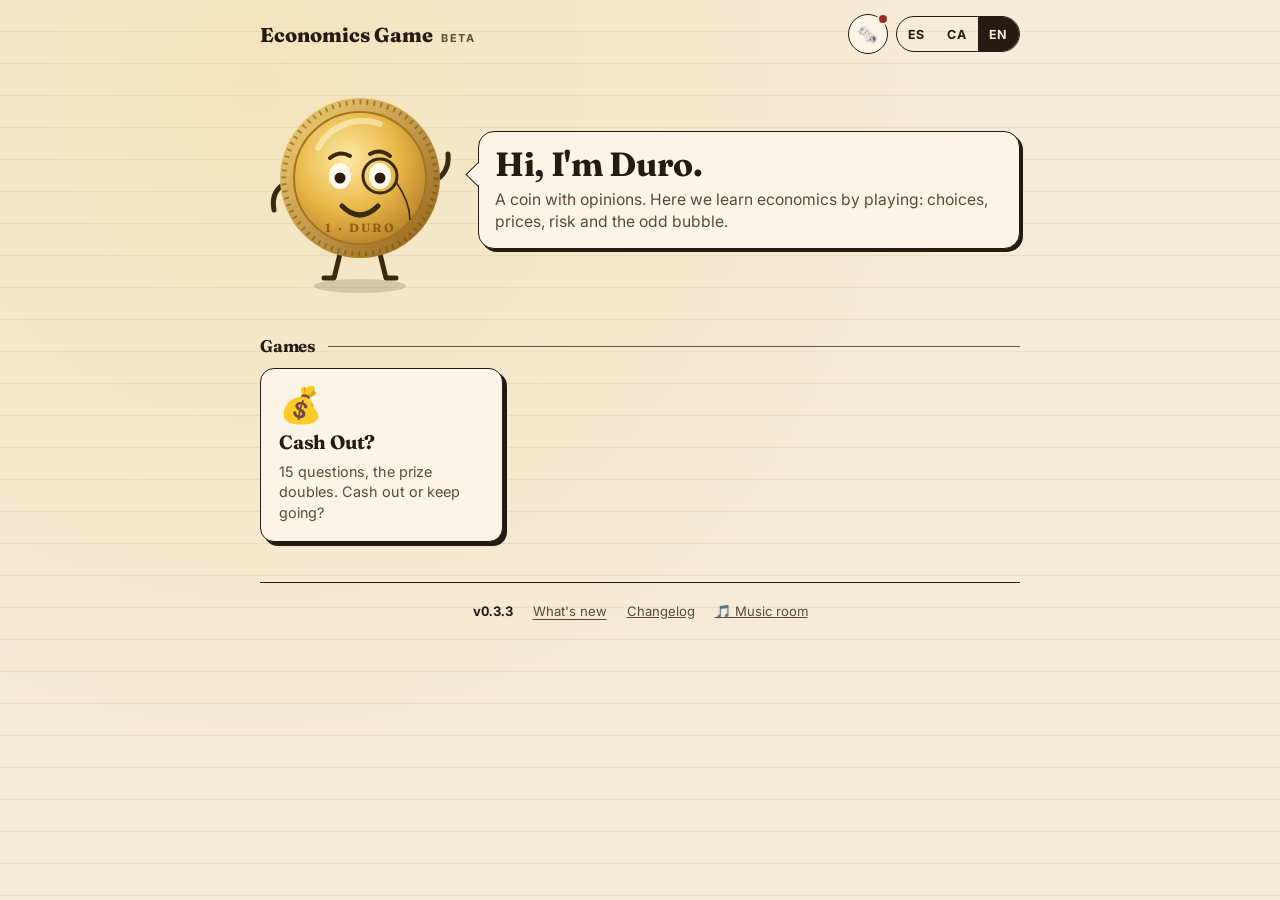
<file: index.html>
<!doctype html>
<html lang="es">
<head>
  <meta charset="utf-8">
  <meta name="viewport" content="width=device-width, initial-scale=1, viewport-fit=cover">
  <title>Economics Game</title>
  <meta name="description" content="Juegos de economía para adultos — economics games (ES / CA / EN).">
  <meta name="theme-color" content="#f5ecd9" media="(prefers-color-scheme: light)">
  <meta name="theme-color" content="#1c1711" media="(prefers-color-scheme: dark)">
  <link rel="manifest" href="manifest.webmanifest">
  <link rel="icon" href="icons/favicon-32.png" sizes="32x32">
  <link rel="apple-touch-icon" href="icons/apple-touch-icon.png">
  <meta name="apple-mobile-web-app-capable" content="yes">
  <meta name="apple-mobile-web-app-status-bar-style" content="default">
  <link rel="preconnect" href="https://fonts.googleapis.com">
  <link rel="preconnect" href="https://fonts.gstatic.com" crossorigin>
  <link href="https://fonts.googleapis.com/css2?family=Fraunces:opsz,wght@9..144,500;9..144,700;9..144,800&family=Inter:wght@400;600;700&display=swap" rel="stylesheet">
  <link rel="stylesheet" href="shared/styles.css">
  <style>
    .top { display: flex; align-items: center; justify-content: space-between; gap: 12px; padding: calc(14px + env(safe-area-inset-top)) 0 6px; }
    .brand { display: flex; align-items: baseline; gap: 8px; text-decoration: none; }
    .brand b { font-family: var(--serif); font-size: 1.25rem; font-weight: 800; }
    .brand small { font-size: .68rem; font-weight: 700; letter-spacing: .14em; text-transform: uppercase; color: var(--ink-soft); }
    .top-actions { display: flex; align-items: center; gap: 8px; }

    .hero { display: grid; grid-template-columns: minmax(110px, 200px) 1fr; align-items: center; gap: 18px; padding: 18px 0 8px; }
    .hero .mascot { width: 100%; max-width: 200px; }
    .bubble {
      position: relative; background: var(--card); border: 1.5px solid var(--ink); border-radius: 16px;
      padding: 14px 16px; box-shadow: 3px 3px 0 var(--ink); font-size: .98rem; line-height: 1.45;
    }
    .bubble::before {
      content: ''; position: absolute; left: -10px; top: 34px; width: 16px; height: 16px; background: var(--card);
      border-left: 1.5px solid var(--ink); border-bottom: 1.5px solid var(--ink); transform: rotate(45deg);
    }
    .bubble h1 { font-size: clamp(1.45rem, 5vw, 2.1rem); line-height: 1.1; margin-bottom: 6px; }
    .bubble p { margin: 0; color: var(--ink-soft); }

    .section-title { display: flex; align-items: center; gap: 12px; margin: 26px 0 12px; font-family: var(--serif); font-size: 1.05rem; }
    .section-title::after { content: ''; flex: 1; border-top: 1.5px solid var(--ink); opacity: .7; }

    .grid { display: grid; grid-template-columns: repeat(auto-fill, minmax(min(100%, 220px), 1fr)); gap: 16px; }
    .card {
      position: relative; display: flex; flex-direction: column; gap: 8px; min-height: 170px; padding: 18px;
      background: var(--card); border: 1.5px solid var(--ink); border-radius: var(--radius); box-shadow: 4px 4px 0 var(--ink);
      text-decoration: none; color: inherit; overflow: hidden; cursor: pointer; text-align: left;
      transition: transform .15s ease, box-shadow .15s ease;
    }
    .card:hover { transform: translate(-2px, -2px) rotate(-.4deg); box-shadow: 6px 6px 0 var(--ink); }
    .card .icon { font-size: 2.2rem; line-height: 1; }
    .card h3 { font-size: 1.2rem; }
    .card p { margin: 0; color: var(--ink-soft); font-size: .9rem; line-height: 1.4; }
    .card.soon { background: repeating-linear-gradient(-45deg, var(--card) 0 14px, var(--paper-2) 14px 28px); }
    .card.soon .icon { filter: grayscale(.5); opacity: .75; }
    .stamp {
      position: absolute; right: 12px; top: 16px; transform: rotate(9deg);
      font-family: var(--serif); font-weight: 800; font-size: .75rem; letter-spacing: .14em; text-transform: uppercase;
      color: var(--red-ink); border: 2.5px solid var(--red-ink); border-radius: 6px; padding: 4px 8px; opacity: .85;
      mix-blend-mode: multiply;
    }
    @media (prefers-color-scheme: dark) { .stamp { mix-blend-mode: normal; } }
    .card.soon:hover .stamp { animation: stamp .4s ease; }
    @keyframes stamp { 0% { transform: rotate(9deg) scale(1); } 40% { transform: rotate(9deg) scale(1.25); } 100% { transform: rotate(9deg) scale(1); } }

    .install {
      display: none; align-items: center; gap: 12px; margin-top: 22px; padding: 12px 14px;
      border: 1.5px dashed var(--ink); border-radius: var(--radius); background: color-mix(in srgb, var(--gold-soft) 35%, var(--card));
    }
    .install.show { display: flex; }
    .install p { margin: 0; flex: 1; font-size: .9rem; line-height: 1.35; }

    footer { margin-top: 40px; padding: 16px 0 calc(22px + env(safe-area-inset-bottom)); border-top: 1.5px solid var(--ink); font-size: .82rem; color: var(--ink-soft); }
    footer .row { display: flex; flex-wrap: wrap; align-items: center; justify-content: center; gap: 8px 20px; }
    footer button { background: none; border: 0; padding: 4px 0; cursor: pointer; text-decoration: underline; text-underline-offset: 3px; color: inherit; }
    footer .version { font-variant-numeric: tabular-nums; font-weight: 700; color: var(--ink); }

    .news { list-style: none; margin: 0; padding: 0; }
    .news li { display: grid; grid-template-columns: 34px 1fr; gap: 10px; padding: 14px 0; border-bottom: 1px dashed var(--rule); }
    .news li:last-child { border-bottom: 0; }
    .news .e { font-size: 1.5rem; line-height: 1; }
    .news .meta { font-size: .72rem; font-weight: 700; letter-spacing: .08em; text-transform: uppercase; color: var(--gold); }
    .news p { margin: 4px 0 0; line-height: 1.45; }
    .sheet-foot { margin-top: 10px; font-size: .85rem; }

    @media (max-width: 420px) {
      .hero { grid-template-columns: 104px 1fr; gap: 14px; }
      .bubble { padding: 12px 13px; font-size: .92rem; }
      .bubble::before { top: 26px; }
      .brand small { display: none; }
      .brand b { font-size: 1.05rem; }
      .top-actions { gap: 6px; }
      .lang-switch button { padding: 6px 8px; }
    }
  </style>
</head>
<body>
  <div class="wrap">
    <header class="top">
      <a class="brand" href="./"><b data-i18n="title">Economics Game</b><small data-i18n="kicker">beta</small></a>
      <div class="top-actions">
        <button class="icon-btn" id="news-btn" type="button" data-i18n-aria="whatsNew">🗞️</button>
        <div id="lang"></div>
      </div>
    </header>

    <section class="hero">
      <div class="rise" style="--i:0"><div class="mascot" data-host id="mascot"></div></div>
      <div class="bubble rise" style="--i:1">
        <h1 data-i18n="hello"></h1>
        <p data-i18n="intro"></p>
      </div>
    </section>

    <div class="install" id="install">
      <span style="font-size:1.6rem">📲</span>
      <p id="install-text"></p>
      <button class="btn gold" id="install-btn" type="button" data-i18n="install"></button>
    </div>

    <h2 class="section-title rise" style="--i:2" data-i18n="games"></h2>
    <div class="grid" id="grid"></div>

    <footer>
      <div class="row">
        <span class="version" id="version"></span>
        <button type="button" id="news-link" data-i18n="whatsNew"></button>
        <a id="changelog-link" target="_blank" rel="noopener" data-i18n="changelog"></a>
        <a href="music/" data-i18n="music"></a>
      </div>
    </footer>
  </div>

  <dialog class="sheet" id="news-sheet" aria-labelledby="news-title">
    <div class="sheet-head">
      <h2 id="news-title" data-i18n="whatsNew"></h2>
      <button class="icon-btn" type="button" id="news-close" data-i18n-aria="close">✕</button>
    </div>
    <div class="sheet-body">
      <ul class="news" id="news-list"></ul>
      <p class="sheet-foot"><a id="changelog-link-2" target="_blank" rel="noopener" data-i18n="fullChangelog"></a></p>
    </div>
  </dialog>

  <script src="games.js"></script>
  <script src="news.js"></script>
  <script src="shared/app.js"></script>
  <script>
    const E = window.Eco;
    E.dict({
      title: { es: 'Juego de Economía', ca: "Joc d'Economia", en: 'Economics Game' },
      docTitle: { es: 'Juego de Economía', ca: "Joc d'Economia", en: 'Economics Game' },
      kicker: { es: 'beta', ca: 'beta', en: 'beta' },
      hello: { es: 'Hola, soy Duro.', ca: 'Hola, sóc en Duro.', en: "Hi, I'm Duro." },
      intro: {
        es: 'Una moneda con opiniones. Aquí aprenderemos economía jugando: decisiones, precios, riesgos y alguna que otra burbuja.',
        ca: 'Una moneda amb opinions. Aquí aprendrem economia jugant: decisions, preus, riscos i alguna bombolla.',
        en: 'A coin with opinions. Here we learn economics by playing: choices, prices, risk and the odd bubble.',
      },
      games: { es: 'Juegos', ca: 'Jocs', en: 'Games' },
      whatsNew: { es: 'Novedades', ca: 'Novetats', en: "What's new" },
      changelog: { es: 'Registro de cambios', ca: 'Registre de canvis', en: 'Changelog' },
      fullChangelog: { es: 'Ver el registro técnico completo →', ca: 'Veure el registre tècnic complet →', en: 'See the full technical changelog →' },
      music: { es: '🎵 Sala de música', ca: '🎵 Sala de música', en: '🎵 Music room' },
      close: { es: 'Cerrar', ca: 'Tancar', en: 'Close' },
      install: { es: 'Instalar', ca: 'Instal·lar', en: 'Install' },
      installText: { es: 'Instálalo como app: abre más rápido y funciona sin conexión.', ca: "Instal·la-ho com a app: s'obre més ràpid i funciona sense connexió.", en: 'Install it as an app: opens faster and works offline.' },
      installIOS: { es: 'En iPhone: Compartir → «Añadir a pantalla de inicio».', ca: "A l'iPhone: Compartir → «Afegir a la pantalla d'inici».", en: 'On iPhone: Share → “Add to Home Screen”.' },
      soonTap: { es: 'Todavía en la ceca. ¡Paciencia!', ca: 'Encara a la seca. Paciència!', en: 'Still at the mint. Patience!' },
      updated: { es: 'Actualizado a la versión', ca: 'Actualitzat a la versió', en: 'Updated to version' },
      soonStamp: { es: 'Próximamente', ca: 'Aviat', en: 'Coming soon' },
    });

    // Mascot
    const mascot = document.getElementById('mascot');
    mascot.innerHTML = E.mascotSVG('happy');
    E.initHosts();
    E.langSwitch(document.getElementById('lang'));

    // Games grid
    const grid = document.getElementById('grid');
    let firstGrid = true;
    function renderGrid() {
      const rise = firstGrid ? 'rise' : '';
      firstGrid = false;
      grid.innerHTML = window.ECO_GAMES.map((g, i) => {
        const inner = `<span class="icon">${g.icon}</span><h3>${E.t(g.name)}</h3><p>${E.t(g.tagline)}</p>`;
        return g.status === 'live'
          ? `<a class="card ${rise}" style="--i:${i + 3}" href="${g.path}">${inner}</a>`
          : `<button type="button" class="card soon ${rise}" style="--i:${i + 3}" data-soon>${inner}<span class="stamp">${E.t('soonStamp')}</span></button>`;
      }).join('');
    }
    renderGrid();
    E.settle(grid);
    grid.addEventListener('click', (e) => {
      if (!e.target.closest('[data-soon]')) return;
      E.react(mascot, 'wobble');
      E.toast('🪙 ' + E.t('soonTap'));
    });

    // Footer: version + changelog
    document.getElementById('version').textContent = 'v' + E.VERSION;
    const changelogURL = E.REPO + '/blob/main/CHANGELOG.md';
    document.getElementById('changelog-link').href = changelogURL;
    document.getElementById('changelog-link-2').href = changelogURL;

    // What's new
    const news = window.ECO_NEWS || [];
    const newsBtn = document.getElementById('news-btn');
    const sheet = document.getElementById('news-sheet');
    const latestId = news.reduce((m, n) => Math.max(m, n.id), 0);
    function renderNews() {
      document.getElementById('news-list').innerHTML = news.map((n) => `
        <li><span class="e">${n.emoji}</span><div>
          <div class="meta">v${n.version} · ${new Date(n.date + 'T12:00').toLocaleDateString(E.lang, { day: 'numeric', month: 'short', year: 'numeric' })}</div>
          <p>${E.t(n.text)}</p></div></li>`).join('');
    }
    function renderDot() {
      newsBtn.querySelector('.dot')?.remove();
      if (latestId > E.store.get('newsSeen', 0)) newsBtn.insertAdjacentHTML('beforeend', '<span class="dot"></span>');
    }
    function openNews() {
      renderNews();
      sheet.showModal();
      E.store.set('newsSeen', latestId);
      renderDot();
    }
    newsBtn.addEventListener('click', openNews);
    document.getElementById('news-link').addEventListener('click', openNews);
    document.getElementById('news-close').addEventListener('click', () => sheet.close());
    sheet.addEventListener('click', (e) => { if (e.target === sheet) sheet.close(); });
    renderDot();

    // Install
    const install = document.getElementById('install');
    const installText = document.getElementById('install-text');
    const installBtn = document.getElementById('install-btn');
    function renderInstall() {
      if (E.isStandalone()) { install.classList.remove('show'); return; }
      if (E.canInstall()) {
        installText.textContent = E.t('installText'); installBtn.hidden = false; install.classList.add('show');
      } else if (E.isIOS()) {
        installText.textContent = E.t('installIOS'); installBtn.hidden = true; install.classList.add('show');
      } else install.classList.remove('show');
    }
    E.onInstallable(renderInstall);
    installBtn.addEventListener('click', () => E.install());
    renderInstall();

    E.onLang(() => { renderGrid(); renderInstall(); if (sheet.open) renderNews(); });

    // Just updated? Say so once.
    if (E.consumeJustUpdated()) {
      setTimeout(() => { E.react(mascot, 'flip'); E.toast(`✨ ${E.t('updated')} ${E.VERSION}`); }, 700);
    }
  </script>
</body>
</html>
</file>
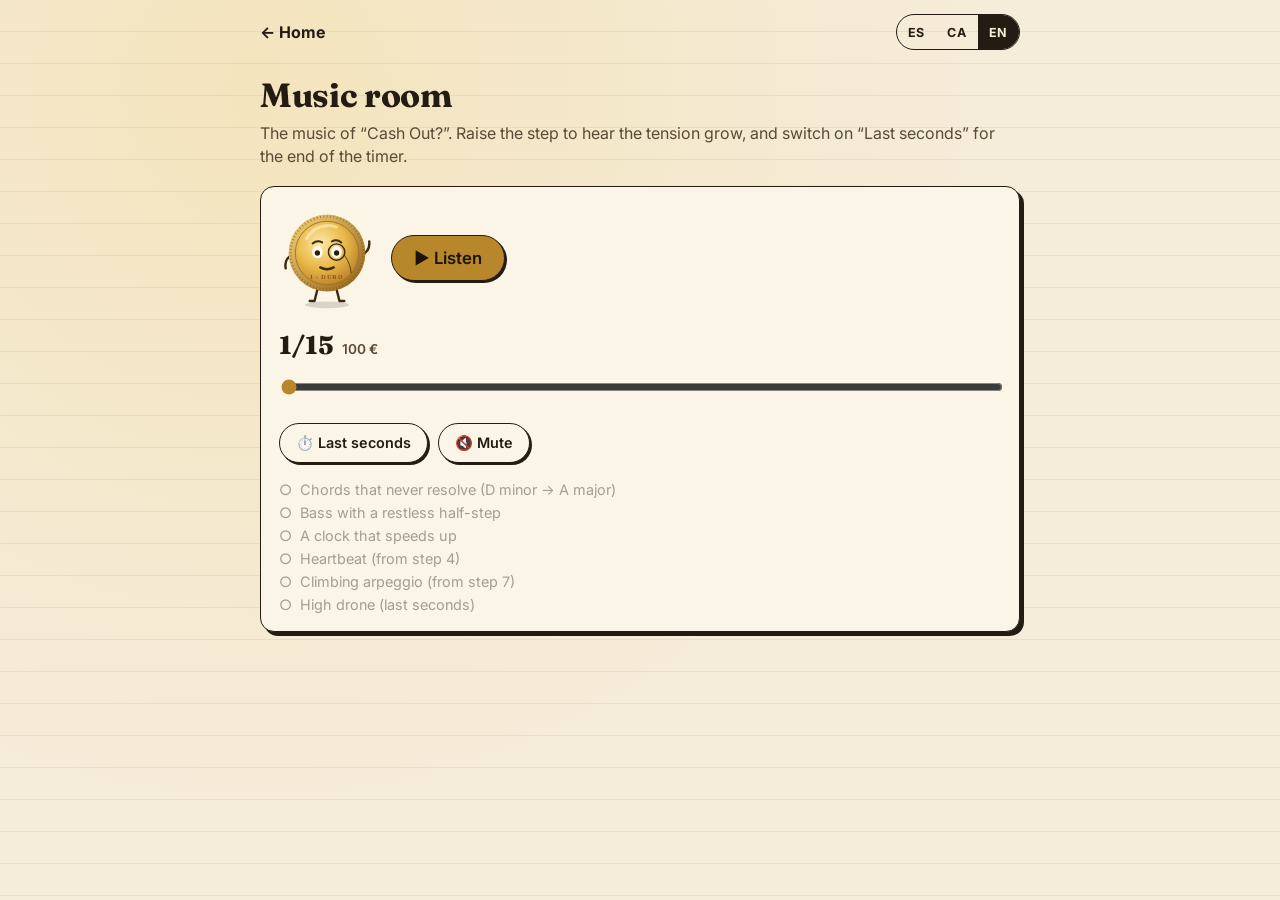
<file: music/index.html>
<!doctype html>
<html lang="es">
<head>
  <meta charset="utf-8">
  <meta name="viewport" content="width=device-width, initial-scale=1, viewport-fit=cover">
  <title>Music Room</title>
  <meta name="theme-color" content="#f5ecd9" media="(prefers-color-scheme: light)">
  <meta name="theme-color" content="#1c1711" media="(prefers-color-scheme: dark)">
  <link rel="manifest" href="../manifest.webmanifest">
  <link rel="icon" href="../icons/favicon-32.png" sizes="32x32">
  <link rel="preconnect" href="https://fonts.googleapis.com">
  <link rel="preconnect" href="https://fonts.gstatic.com" crossorigin>
  <link href="https://fonts.googleapis.com/css2?family=Fraunces:opsz,wght@9..144,500;9..144,700;9..144,800&family=Inter:wght@400;600;700&display=swap" rel="stylesheet">
  <link rel="stylesheet" href="../shared/styles.css">
  <style>
    .top { display: flex; align-items: center; justify-content: space-between; gap: 12px; padding: calc(14px + env(safe-area-inset-top)) 0 6px; }
    .top a { font-weight: 700; text-decoration: none; }
    h1 { font-size: clamp(1.5rem, 6vw, 2.1rem); margin: 18px 0 6px; }
    .lead { color: var(--ink-soft); margin: 0 0 18px; line-height: 1.45; }
    .panel { background: var(--card); border: 1.5px solid var(--ink); border-radius: var(--radius); box-shadow: 4px 4px 0 var(--ink); padding: 18px; display: grid; gap: 18px; }
    .stage { display: grid; grid-template-columns: 96px 1fr; gap: 16px; align-items: center; }
    .stage [data-host] { width: 96px; }
    .play { font-size: 1.05rem; padding: 12px 22px; white-space: nowrap; }
    label.row { display: grid; gap: 8px; font-weight: 600; }
    .step-out { font-family: var(--serif); font-size: 1.6rem; font-weight: 800; }
    .step-out small { font-family: var(--sans); font-size: .85rem; font-weight: 600; color: var(--ink-soft); margin-left: 8px; }
    input[type=range] { width: 100%; accent-color: var(--gold); height: 32px; }
    .toggles { display: flex; flex-wrap: wrap; gap: 10px; }
    .btn[aria-pressed="true"] { background: var(--red-ink); color: #fff; }
    .btn.mute[aria-pressed="true"] { background: var(--ink); color: var(--paper); }
    .layers { margin: 0; padding: 0; list-style: none; display: grid; gap: 6px; font-size: .9rem; }
    .layers li { display: flex; gap: 8px; align-items: center; opacity: .4; transition: opacity .3s; }
    .layers li.on { opacity: 1; }
    .layers li::before { content: '○'; }
    .layers li.on::before { content: '●'; color: var(--gold); }
    [data-host].beat { animation: beat .18s ease-out; }
    @keyframes beat { 50% { transform: scale(1.06); } }
  </style>
</head>
<body>
  <div class="wrap">
    <header class="top">
      <a href="../" data-i18n="back">← Inicio</a>
      <div id="lang"></div>
    </header>

    <h1 data-i18n="title"></h1>
    <p class="lead" data-i18n="lead"></p>

    <div class="panel">
      <div class="stage">
        <div data-host id="duro"></div>
        <div><button class="btn gold play" id="play" type="button"></button></div>
      </div>

      <label class="row">
        <span class="step-out"><span id="step-n">1</span>/15<small id="prize"></small></span>
        <input type="range" id="step" min="1" max="15" value="1" data-i18n-aria="stepAria">
      </label>

      <div class="toggles">
        <button class="btn" id="danger" type="button" aria-pressed="false" data-i18n="danger"></button>
        <button class="btn mute" id="mute" type="button" aria-pressed="false" data-i18n="mute"></button>
      </div>

      <ul class="layers" id="layers"></ul>
    </div>
  </div>

  <script src="../shared/app.js"></script>
  <script src="../shared/audio.js"></script>
  <script>
    const E = window.Eco, A = window.EcoAudio;
    E.dict({
      back: { es: '← Inicio', ca: '← Inici', en: '← Home' },
      title: { es: 'Sala de música', ca: 'Sala de música', en: 'Music room' },
      docTitle: { es: 'Sala de música · Juego de Economía', ca: "Sala de música · Joc d'Economia", en: 'Music room · Economics Game' },
      lead: {
        es: 'La música de «¿Te lo llevas?». Sube el escalón para oír cómo crece la tensión, y activa «Últimos segundos» para el final del reloj.',
        ca: 'La música de «T\'ho emportes?». Puja l\'esglaó per sentir com creix la tensió, i activa «Últims segons» per al final del rellotge.',
        en: 'The music of “Cash Out?”. Raise the step to hear the tension grow, and switch on “Last seconds” for the end of the timer.',
      },
      play: { es: '▶ Escuchar', ca: '▶ Escoltar', en: '▶ Listen' },
      stop: { es: '■ Parar', ca: '■ Aturar', en: '■ Stop' },
      danger: { es: '⏱️ Últimos segundos', ca: '⏱️ Últims segons', en: '⏱️ Last seconds' },
      mute: { es: '🔇 Silencio', ca: '🔇 Silenci', en: '🔇 Mute' },
      stepAria: { es: 'Escalón', ca: 'Esglaó', en: 'Step' },
      lPad: { es: 'Acordes que nunca resuelven (re menor → la mayor)', ca: 'Acords que mai no resolen (re menor → la major)', en: 'Chords that never resolve (D minor → A major)' },
      lBass: { es: 'Bajo con medio tono inquieto', ca: 'Baix amb un mig to inquiet', en: 'Bass with a restless half-step' },
      lTick: { es: 'Reloj que acelera', ca: 'Rellotge que accelera', en: 'A clock that speeds up' },
      lHeart: { es: 'Latido (desde el escalón 4)', ca: 'Batec (des de l\'esglaó 4)', en: 'Heartbeat (from step 4)' },
      lArp: { es: 'Arpegio que sube (desde el escalón 7)', ca: 'Arpegi que puja (des de l\'esglaó 7)', en: 'Climbing arpeggio (from step 7)' },
      lDrone: { es: 'Zumbido agudo (últimos segundos)', ca: 'Brunzit agut (últims segons)', en: 'High drone (last seconds)' },
    });
    E.langSwitch(document.getElementById('lang'));

    const duro = document.getElementById('duro');
    duro.innerHTML = E.mascotSVG();
    E.initHosts();

    const playBtn = document.getElementById('play');
    const stepEl = document.getElementById('step');
    const dangerBtn = document.getElementById('danger');
    const muteBtn = document.getElementById('mute');
    const fmt = (n) => (100 * 2 ** (n - 1)).toLocaleString(E.lang) + ' €';

    function intensity() { return (stepEl.value - 1) / 14; }
    function render() {
      playBtn.textContent = E.t(A.music.playing ? 'stop' : 'play');
      document.getElementById('step-n').textContent = stepEl.value;
      document.getElementById('prize').textContent = fmt(+stepEl.value);
      muteBtn.setAttribute('aria-pressed', A.muted);
      dangerBtn.setAttribute('aria-pressed', A.music.danger);
      const x = intensity(), d = A.music.danger;
      const layers = [['lPad', true], ['lBass', true], ['lTick', true], ['lHeart', x > 0.2 || d], ['lArp', x > 0.4], ['lDrone', d]];
      document.getElementById('layers').innerHTML = layers.map(([k, on]) => `<li class="${on && A.music.playing ? 'on' : ''}">${E.t(k)}</li>`).join('');
    }

    playBtn.addEventListener('click', () => {
      if (A.music.playing) A.music.stop(); else { A.music.setIntensity(intensity()); A.music.start(); E.react(duro, 'hop'); }
      render();
    });
    stepEl.addEventListener('input', () => { A.music.setIntensity(intensity()); render(); });
    dangerBtn.addEventListener('click', () => {
      A.music.setDanger(!A.music.danger);
      if (A.music.danger) E.react(duro, 'wobble');
      render();
    });
    muteBtn.addEventListener('click', () => { A.setMuted(!A.muted); render(); });
    E.onLang(render);
    render();
  </script>
</body>
</html>
</file>
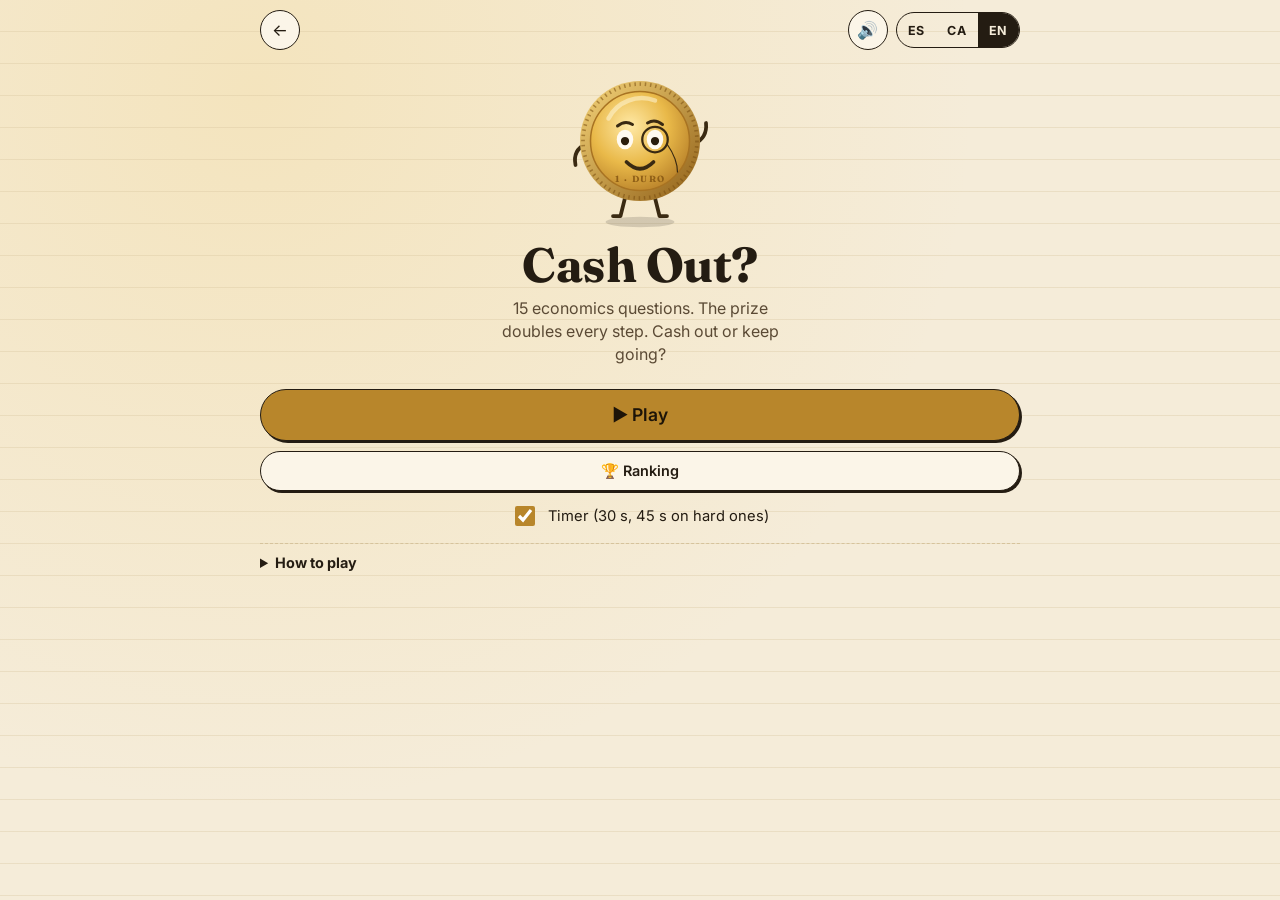
<file: games/quiz/index.html>
<!doctype html>
<html lang="es">
<head>
  <meta charset="utf-8">
  <meta name="viewport" content="width=device-width, initial-scale=1, viewport-fit=cover">
  <title>¿Te lo llevas?</title>
  <meta name="description" content="Quiz de economía: 15 escalones, ¿te lo llevas o sigues?">
  <meta name="theme-color" content="#f5ecd9" media="(prefers-color-scheme: light)">
  <meta name="theme-color" content="#1c1711" media="(prefers-color-scheme: dark)">
  <link rel="manifest" href="../../manifest.webmanifest">
  <link rel="icon" href="../../icons/favicon-32.png" sizes="32x32">
  <link rel="apple-touch-icon" href="../../icons/apple-touch-icon.png">
  <link rel="preconnect" href="https://fonts.googleapis.com">
  <link rel="preconnect" href="https://fonts.gstatic.com" crossorigin>
  <link href="https://fonts.googleapis.com/css2?family=Fraunces:opsz,wght@9..144,500;9..144,700;9..144,800&family=Inter:wght@400;600;700&display=swap" rel="stylesheet">
  <link rel="stylesheet" href="../../shared/styles.css">
  <link rel="stylesheet" href="quiz.css">
</head>
<body>
  <div class="wrap quiz">
    <!-- START -->
    <section class="screen" id="s-start">
      <header class="bar">
        <a class="icon-btn" href="../../" data-i18n-aria="home">←</a>
        <div class="bar-right">
          <button class="icon-btn" type="button" id="sound-btn" data-i18n-aria="sound"></button>
          <div id="lang"></div>
        </div>
      </header>
      <div class="start-hero">
        <div class="start-duro" data-host id="duro-start"></div>
        <h1 data-i18n="title"></h1>
        <p class="start-lead" data-i18n="lead"></p>
      </div>
      <div class="challenge" id="challenge" hidden></div>
      <div class="start-actions">
        <button class="btn gold big" type="button" id="play-btn" data-i18n="play"></button>
        <button class="btn" type="button" id="rank-btn" data-i18n="ranking"></button>
      </div>
      <label class="switch">
        <input type="checkbox" id="timer-opt" checked>
        <span data-i18n="timerOpt"></span>
      </label>
      <p class="fine" id="timer-note" data-i18n="timerNote" hidden></p>
      <details class="rules">
        <summary data-i18n="howTo"></summary>
        <ul>
          <li data-i18n="r1"></li>
          <li data-i18n="r2"></li>
          <li data-i18n="r3"></li>
          <li data-i18n="r4"></li>
        </ul>
      </details>
    </section>

    <!-- QUESTION -->
    <section class="screen" id="s-play" hidden>
      <header class="bar">
        <button class="icon-btn" type="button" id="quit-btn" data-i18n-aria="quit">✕</button>
        <div class="stake">
          <span class="stake-step" id="stake-step"></span>
          <b class="stake-prize" id="stake-prize"></b>
        </div>
        <button class="icon-btn" type="button" id="sound-btn-2" data-i18n-aria="sound"></button>
      </header>
      <ol class="ladder" id="ladder" aria-hidden="true"></ol>
      <div class="timer" id="timer" hidden><span id="timer-fill"></span><b id="timer-num"></b></div>
      <div class="qcard">
        <div class="qmeta"><span class="chip" id="q-cat"></span><span class="mini-duro" data-host id="duro-play"></span></div>
        <p class="qtext" id="q-text"></p>
      </div>
      <div class="answers" id="answers"></div>
      <div class="tools">
        <div class="lifelines">
          <button class="life" type="button" id="ll-5050"><span>50:50</span></button>
          <button class="life" type="button" id="ll-duro" data-i18n-aria="llDuro"><span>🪙</span></button>
          <button class="life" type="button" id="ll-market" data-i18n-aria="llMarket"><span>📊</span></button>
        </div>
        <button class="btn cash" type="button" id="cash-btn"></button>
      </div>
    </section>

    <!-- END -->
    <section class="screen" id="s-end" hidden>
      <div class="end-hero">
        <div class="end-duro" data-host id="duro-end"></div>
        <p class="end-kicker" id="end-kicker"></p>
        <p class="end-prize" id="end-prize"></p>
        <p class="end-sub" id="end-sub"></p>
      </div>
      <form class="name-form" id="name-form" autocomplete="off">
        <label for="name-in" data-i18n="yourName"></label>
        <div class="name-row">
          <input id="name-in" maxlength="16" required enterkeyhint="done">
          <button class="btn gold" type="submit" data-i18n="saveShare"></button>
        </div>
        <p class="fine" id="unranked" data-i18n="unranked" hidden></p>
      </form>
      <div class="end-actions">
        <button class="btn" type="button" id="again-btn" data-i18n="again"></button>
        <button class="btn" type="button" id="end-rank-btn" data-i18n="ranking"></button>
        <a class="btn" href="../../" data-i18n="home"></a>
      </div>
    </section>
  </div>

  <!-- Duro's hint: floats over the screen, tap to close -->
  <button type="button" class="bubble-hint" id="hint" hidden></button>

  <!-- Explanation sheet -->
  <div class="reveal" id="reveal" hidden>
    <div class="reveal-box">
      <p class="reveal-title" id="reveal-title"></p>
      <p class="reveal-why" id="reveal-why"></p>
      <p class="reveal-tag" id="reveal-tag"></p>
      <button class="btn gold big" type="button" id="next-btn"></button>
    </div>
  </div>

  <!-- Ranking -->
  <dialog class="sheet" id="rank-sheet" aria-labelledby="rank-title">
    <div class="sheet-head">
      <h2 id="rank-title" data-i18n="ranking"></h2>
      <button class="icon-btn" type="button" id="rank-close" data-i18n-aria="close">✕</button>
    </div>
    <div class="sheet-body"><ol class="rank" id="rank-list"></ol></div>
  </dialog>

  <!-- Quit confirm -->
  <dialog class="sheet small" id="quit-sheet">
    <div class="sheet-body">
      <p class="quit-q" data-i18n="quitQ"></p>
      <div class="end-actions">
        <button class="btn" type="button" id="quit-no" data-i18n="quitNo"></button>
        <button class="btn danger" type="button" id="quit-yes" data-i18n="quitYes"></button>
      </div>
    </div>
  </dialog>

  <script src="questions-a.js"></script>
  <script src="questions-b.js"></script>
  <script src="questions-c.js"></script>
  <script src="questions-d.js"></script>
  <script src="questions-e.js"></script>
  <script src="../../shared/app.js"></script>
  <script src="../../shared/audio.js"></script>
  <script src="quiz.js"></script>
</body>
</html>
</file>
<file: shared/styles.css>
/* Warm paper & ink. Tokens first; dark mode is "the ledger at night". */
:root {
  --paper: #f5ecd9;
  --paper-2: #efe3c9;
  --card: #fbf5e8;
  --ink: #241c12;
  --ink-soft: #5b4a35;
  --rule: #d6c39c;
  --gold: #b8862b;
  --gold-soft: #f2d58a;
  --red-ink: #9b2d20;
  --green-ink: #2f6b3f;
  --shadow: 0 1px 0 #fffaf0 inset, 0 10px 24px -14px rgba(60, 40, 10, .45);
  --radius: 14px;
  --serif: 'Fraunces', Georgia, 'Times New Roman', serif;
  --sans: 'Inter', system-ui, -apple-system, 'Segoe UI', sans-serif;
  color-scheme: light;
}
@media (prefers-color-scheme: dark) {
  :root {
    --paper: #1c1711;
    --paper-2: #231d15;
    --card: #2a2219;
    --ink: #f1e6cf;
    --ink-soft: #b9a888;
    --rule: #4a3d2b;
    --gold: #e0b452;
    --gold-soft: #5a4520;
    --red-ink: #e07a63;
    --green-ink: #8cc79a;
    --shadow: 0 1px 0 rgba(255, 240, 210, .05) inset, 0 12px 26px -14px rgba(0, 0, 0, .7);
    color-scheme: dark;
  }
}

* { box-sizing: border-box; }
[hidden] { display: none !important; }
html { -webkit-text-size-adjust: 100%; }
body {
  margin: 0;
  min-height: 100dvh;
  overflow-x: hidden;
  font-family: var(--sans);
  color: var(--ink);
  background-color: var(--paper);
  /* faint ledger lines + paper grain */
  background-image:
    repeating-linear-gradient(to bottom, transparent 0 31px, color-mix(in srgb, var(--rule) 35%, transparent) 31px 32px),
    radial-gradient(circle at 20% 10%, color-mix(in srgb, var(--gold-soft) 35%, transparent), transparent 55%);
  -webkit-tap-highlight-color: transparent;
}
button { font: inherit; color: inherit; }
a { color: inherit; }
h1, h2, h3 { font-family: var(--serif); font-weight: 700; letter-spacing: -0.01em; margin: 0; }

.wrap { width: min(100% - 32px, 760px); margin-inline: auto; }

/* ---------- language switch ---------- */
.lang-switch { display: inline-flex; border: 1.5px solid var(--ink); border-radius: 999px; overflow: hidden; }
.lang-switch button {
  border: 0; background: transparent; padding: 6px 11px; font-size: .78rem; font-weight: 700;
  letter-spacing: .06em; cursor: pointer; min-height: 34px;
}
.lang-switch button[aria-pressed="true"] { background: var(--ink); color: var(--paper); }

/* ---------- buttons ---------- */
.btn {
  display: inline-flex; align-items: center; gap: 8px; justify-content: center;
  border: 1.5px solid var(--ink); background: var(--card); color: var(--ink);
  border-radius: 999px; padding: 9px 16px; font-weight: 600; font-size: .9rem; cursor: pointer;
  box-shadow: 2px 2px 0 var(--ink); transition: transform .12s ease, box-shadow .12s ease;
  min-height: 40px; text-decoration: none;
}
.btn:hover { transform: translate(-1px, -1px); box-shadow: 3px 3px 0 var(--ink); }
.btn:active { transform: translate(2px, 2px); box-shadow: 0 0 0 var(--ink); }
.btn.gold { background: var(--gold); color: #1d1408; border-color: var(--ink); }
.icon-btn {
  width: 40px; height: 40px; border-radius: 50%; border: 1.5px solid var(--ink); background: var(--card);
  display: inline-grid; place-items: center; cursor: pointer; position: relative; font-size: 1.05rem;
}
.dot {
  position: absolute; top: -2px; right: -2px; width: 12px; height: 12px; border-radius: 50%;
  background: var(--red-ink); border: 2px solid var(--paper);
}

/* ---------- mascot host ---------- */
[data-host] { cursor: pointer; display: inline-block; transform-origin: 50% 90%; }
[data-host] svg { display: block; width: 100%; height: auto; overflow: visible; }
[data-host] .duro-body { transform-origin: 100px 190px; transform-box: view-box; animation: breathe 3.6s ease-in-out infinite; }
[data-host] .duro-arm-r { transform-origin: 172px 104px; transform-box: view-box; animation: wave 5s ease-in-out infinite; }
[data-host] .eyes { transform-origin: 100px 98px; transform-box: view-box; transition: transform .07s; }
[data-host] .eyes.blink { transform: scaleY(.1); }
[data-host] .pupil { transition: transform .25s ease-out; }
[data-host].hop { animation: hop .55s cubic-bezier(.3, 1.6, .5, 1); }
[data-host].flip { animation: flip .8s ease-in-out; }
[data-host].wobble { animation: wobble .5s ease-in-out; }
@keyframes breathe { 0%, 100% { transform: translateY(0) scale(1, 1); } 50% { transform: translateY(-3px) scale(1.012, .99); } }
@keyframes wave { 0%, 80%, 100% { transform: rotate(0); } 85% { transform: rotate(-18deg); } 90% { transform: rotate(8deg); } 95% { transform: rotate(-12deg); } }
@keyframes hop { 0% { transform: translateY(0) scale(1); } 30% { transform: translateY(-18px) scale(1.04, .96); } 60% { transform: translateY(0) scale(1.06, .92); } 100% { transform: none; } }
@keyframes flip { 0% { transform: rotateY(0); } 50% { transform: translateY(-22px) rotateY(180deg); } 100% { transform: rotateY(360deg); } }
@keyframes wobble { 0%, 100% { transform: rotate(0); } 25% { transform: rotate(-7deg); } 75% { transform: rotate(7deg); } }

/* ---------- entrance ---------- */
/* Visible by default; the animation only fades it in (if it never runs, content still shows). */
.rise { animation: rise .6s cubic-bezier(.2, .8, .2, 1) backwards; animation-delay: calc(var(--i, 0) * 90ms + 80ms); }
@keyframes rise { from { opacity: 0; transform: translateY(14px); } }

/* ---------- toast ---------- */
.toast {
  position: fixed; left: 50%; bottom: calc(18px + env(safe-area-inset-bottom)); z-index: 50;
  transform: translate(-50%, 140%); transition: transform .35s cubic-bezier(.2, .9, .3, 1.2);
  background: var(--ink); color: var(--paper); padding: 11px 18px; border-radius: 999px;
  font-size: .9rem; font-weight: 600; width: max-content; max-width: calc(100% - 32px); box-shadow: var(--shadow);
}
.toast.show { transform: translate(-50%, 0); }

/* ---------- sheet (dialog) ---------- */
.sheet {
  border: 1.5px solid var(--ink); border-radius: 18px; padding: 0; background: var(--card); color: var(--ink);
  width: min(100% - 32px, 560px); max-height: min(86dvh, 720px); box-shadow: 6px 6px 0 var(--ink);
}
.sheet::backdrop { background: rgba(25, 18, 8, .45); backdrop-filter: blur(2px); }
.sheet[open] { animation: sheet-in .3s cubic-bezier(.2, .9, .3, 1.1); }
@keyframes sheet-in { from { opacity: 0; transform: translateY(24px) scale(.98); } }
.sheet-head { display: flex; align-items: center; justify-content: space-between; gap: 12px; padding: 18px 20px 10px; border-bottom: 1.5px dashed var(--rule); position: sticky; top: 0; background: var(--card); }
.sheet-body { padding: 8px 20px 20px; }

@media (prefers-reduced-motion: reduce) {
  *, *::before, *::after { animation-duration: .001ms !important; animation-iteration-count: 1 !important; transition-duration: .001ms !important; }
}
</file>
<file: games/quiz/quiz.css>
.screen { min-height: 100dvh; display: flex; flex-direction: column; padding-bottom: calc(10px + env(safe-area-inset-bottom)); }
.screen[hidden] { display: none; }
.bar { display: flex; align-items: center; justify-content: space-between; gap: 10px; padding: calc(10px + env(safe-area-inset-top)) 0 8px; }
.bar-right { display: flex; align-items: center; gap: 8px; }
a.icon-btn { text-decoration: none; }

/* ---------- start ---------- */
.start-hero { text-align: center; padding: 8px 0 4px; }
.start-duro { width: 150px; margin: 0 auto; }
.start-hero h1 { font-size: clamp(2rem, 9vw, 3rem); line-height: 1; margin: 6px 0 8px; }
.start-lead { margin: 0 auto; max-width: 30ch; color: var(--ink-soft); line-height: 1.45; }
.start-actions { display: grid; gap: 10px; margin: 18px 0 12px; }
.btn.big { font-size: 1.1rem; padding: 14px 20px; min-height: 52px; }
.switch { display: flex; align-items: center; gap: 10px; justify-content: center; font-size: .92rem; cursor: pointer; }
.switch input { width: 20px; height: 20px; accent-color: var(--gold); }
.fine { font-size: .8rem; color: var(--ink-soft); text-align: center; margin: 6px 0 0; }
.rules { margin-top: 14px; border-top: 1.5px dashed var(--rule); padding-top: 10px; font-size: .9rem; }
.rules summary { cursor: pointer; font-weight: 700; }
.rules ul { padding-left: 18px; line-height: 1.5; color: var(--ink-soft); }
.challenge {
  margin: 14px 0 0; padding: 12px 14px; border: 2px solid var(--red-ink); border-radius: var(--radius);
  color: var(--red-ink); font-weight: 700; text-align: center; transform: rotate(-1deg); background: var(--card);
}

/* ---------- play ---------- */
.stake { text-align: center; line-height: 1.1; }
.stake-step { display: block; font-size: .7rem; font-weight: 700; letter-spacing: .1em; text-transform: uppercase; color: var(--ink-soft); }
.stake-prize { font-family: var(--serif); font-size: 1.25rem; font-variant-numeric: tabular-nums; }

.ladder { list-style: none; margin: 0 0 8px; padding: 0; display: grid; grid-template-columns: repeat(15, 1fr); gap: 3px; }
.ladder li { height: 10px; border-radius: 3px; border: 1.5px solid var(--ink); background: var(--card); position: relative; }
.ladder li.done { background: var(--gold); }
.ladder li.now { background: var(--ink); animation: pulse 1.2s ease-in-out infinite; }
.ladder li.safe { border-color: var(--green-ink); box-shadow: 0 0 0 1.5px var(--green-ink); }
@keyframes pulse { 50% { opacity: .45; } }

.timer { position: relative; height: 22px; border: 1.5px solid var(--ink); border-radius: 999px; overflow: hidden; background: var(--card); margin-bottom: 10px; }
.timer span { position: absolute; inset: 0; transform-origin: left; background: var(--gold); }
.timer.low span { background: var(--red-ink); }
.timer b { position: relative; display: block; text-align: center; font-size: .78rem; line-height: 19px; font-variant-numeric: tabular-nums; }
.timer.low b { color: #fff; }

.qcard { background: var(--card); border: 1.5px solid var(--ink); border-radius: var(--radius); padding: 12px 14px; box-shadow: 3px 3px 0 var(--ink); }
.qmeta { display: flex; align-items: center; justify-content: space-between; gap: 8px; }
.chip { font-size: .7rem; font-weight: 700; letter-spacing: .06em; text-transform: uppercase; padding: 3px 8px; border-radius: 999px; background: var(--paper-2); border: 1px solid var(--rule); }
.mini-duro { width: 34px; height: 34px; margin: -6px -4px -6px 0; }
.qtext { font-family: var(--serif); font-weight: 600; font-size: 1.12rem; line-height: 1.3; margin: 8px 0 2px; }
.bubble-hint {
  position: fixed; z-index: 30; left: 50%; transform: translateX(-50%); bottom: calc(76px + env(safe-area-inset-bottom));
  width: min(100% - 32px, 520px); text-align: left; cursor: pointer;
  padding: 12px 34px 12px 14px; border-radius: 14px; border: 1.5px solid var(--ink); box-shadow: 4px 4px 0 var(--ink);
  background: color-mix(in srgb, var(--gold-soft) 55%, var(--card)); color: var(--ink); font: inherit; font-size: .92rem; line-height: 1.4;
  animation: sheet-in .3s cubic-bezier(.2, .9, .3, 1.1);
}
.bubble-hint[hidden] { display: none; }
.bubble-hint b { font-weight: 700; }
.bubble-hint .x { position: absolute; top: 8px; right: 10px; font-size: .85rem; opacity: .6; }

.answers { display: grid; gap: 8px; margin: 12px 0; }
.ans {
  display: grid; grid-template-columns: 28px 1fr auto; align-items: center; gap: 8px; text-align: left;
  min-height: 48px; padding: 8px 12px; border: 1.5px solid var(--ink); border-radius: 12px; background: var(--card);
  box-shadow: 2px 2px 0 var(--ink); cursor: pointer; font-size: .95rem; line-height: 1.25;
  transition: transform .1s, background .2s, opacity .2s;
}
.ans:active { transform: translate(2px, 2px); box-shadow: none; }
.ans .k { width: 26px; height: 26px; border-radius: 50%; display: grid; place-items: center; border: 1.5px solid var(--ink); font-weight: 800; font-size: .8rem; }
.ans .pct { font-size: .78rem; font-weight: 700; color: var(--ink-soft); font-variant-numeric: tabular-nums; }
.ans.gone { opacity: .18; pointer-events: none; }
.ans.picked { background: var(--gold-soft); animation: suspense .9s ease-in-out; }
.ans.right { background: var(--green-ink); color: #fff; border-color: var(--green-ink); }
.ans.right .k { border-color: #fff; }
.ans.wrong { background: var(--red-ink); color: #fff; border-color: var(--red-ink); animation: shake .4s; }
.answers.locked .ans { pointer-events: none; }
@keyframes suspense { 0%, 100% { filter: none; } 50% { filter: brightness(1.15); } }
@keyframes shake { 25% { transform: translateX(-5px); } 75% { transform: translateX(5px); } }
.ans.voted { background-image: linear-gradient(to right, color-mix(in srgb, var(--gold) 38%, transparent) var(--mkt), transparent var(--mkt)); }


.tools { display: flex; align-items: center; justify-content: space-between; gap: 10px; margin-top: auto; padding-top: 4px; }
.lifelines { display: flex; gap: 6px; }
.life { width: 48px; height: 44px; border-radius: 12px; border: 1.5px solid var(--ink); background: var(--card); font-weight: 800; font-size: .8rem; cursor: pointer; position: relative; }
.life:disabled { opacity: .3; cursor: default; }
.life:disabled::after { content: ''; position: absolute; left: 6px; right: 6px; top: 50%; border-top: 2px solid var(--red-ink); transform: rotate(-20deg); }
.cash { flex: 1; min-width: 0; white-space: nowrap; overflow: hidden; text-overflow: ellipsis; background: var(--green-ink); color: #fff; }
.cash:disabled { opacity: .35; }

/* ---------- reveal sheet ---------- */
.reveal { position: fixed; inset: 0; z-index: 40; display: flex; overflow-y: auto; background: rgba(25, 18, 8, .35); padding: 16px; }
.reveal[hidden] { display: none; }
.reveal-box {
  margin: auto auto 0; width: min(100%, 560px); background: var(--card); border: 1.5px solid var(--ink); border-radius: 18px;
  box-shadow: 5px 5px 0 var(--ink); padding: 16px 18px calc(16px + env(safe-area-inset-bottom)); animation: sheet-in .3s cubic-bezier(.2, .9, .3, 1.1);
}
.reveal-title { font-family: var(--serif); font-size: 1.35rem; font-weight: 800; margin: 0 0 6px; }
.reveal-title.ok { color: var(--green-ink); }
.reveal-title.ko { color: var(--red-ink); }
.reveal-why { margin: 0; line-height: 1.45; }
.reveal-tag { margin: 8px 0 14px; font-size: .75rem; font-weight: 700; letter-spacing: .06em; text-transform: uppercase; color: var(--gold); }
.reveal .btn { width: 100%; }

/* ---------- end ---------- */
.end-hero { text-align: center; padding: 24px 0 8px; }
.end-duro { width: 140px; margin: 0 auto; }
.end-kicker { margin: 8px 0 0; font-weight: 700; letter-spacing: .08em; text-transform: uppercase; font-size: .8rem; color: var(--ink-soft); }
.end-prize { font-family: var(--serif); font-size: clamp(2.2rem, 11vw, 3.4rem); font-weight: 800; margin: 2px 0; font-variant-numeric: tabular-nums; }
.end-sub { margin: 0 auto; max-width: 34ch; color: var(--ink-soft); line-height: 1.4; }
.name-form { margin: 18px 0 10px; display: grid; gap: 6px; }
.name-form label { font-weight: 700; font-size: .9rem; }
.name-row { display: flex; gap: 8px; }
.name-row input { flex: 1; min-width: 0; font: inherit; font-size: 1rem; padding: 10px 12px; border: 1.5px solid var(--ink); border-radius: 12px; background: var(--card); color: var(--ink); }
.end-actions { display: flex; flex-wrap: wrap; gap: 8px; justify-content: center; margin-top: 10px; }
.btn.danger { background: var(--red-ink); color: #fff; }

/* ---------- ranking ---------- */
.rank { margin: 0; padding: 0; list-style: none; counter-reset: r; }
.rank li { counter-increment: r; display: grid; grid-template-columns: 28px 1fr auto; gap: 8px; align-items: baseline; padding: 10px 0; border-bottom: 1px dashed var(--rule); }
.rank li::before { content: counter(r); font-family: var(--serif); font-weight: 800; color: var(--gold); }
.rank li.me { background: color-mix(in srgb, var(--gold-soft) 40%, transparent); }
.rank .who { font-weight: 700; overflow: hidden; text-overflow: ellipsis; white-space: nowrap; }
.rank .who small { display: block; font-weight: 400; color: var(--ink-soft); font-size: .78rem; }
.rank .amt { font-family: var(--serif); font-weight: 800; font-variant-numeric: tabular-nums; }
.rank-empty { color: var(--ink-soft); text-align: center; padding: 20px 0; }
.sheet.small { width: min(100% - 32px, 380px); }
.quit-q { font-weight: 700; text-align: center; margin: 8px 0 4px; }

/* short phones */
@media (max-height: 640px) {
  .qtext { font-size: 1.02rem; }
  .ans { min-height: 44px; padding: 6px 10px; font-size: .9rem; }
  .answers { gap: 6px; margin: 8px 0; }
  .start-duro { width: 110px; }
  .timer { margin-bottom: 8px; }
}
</file>
